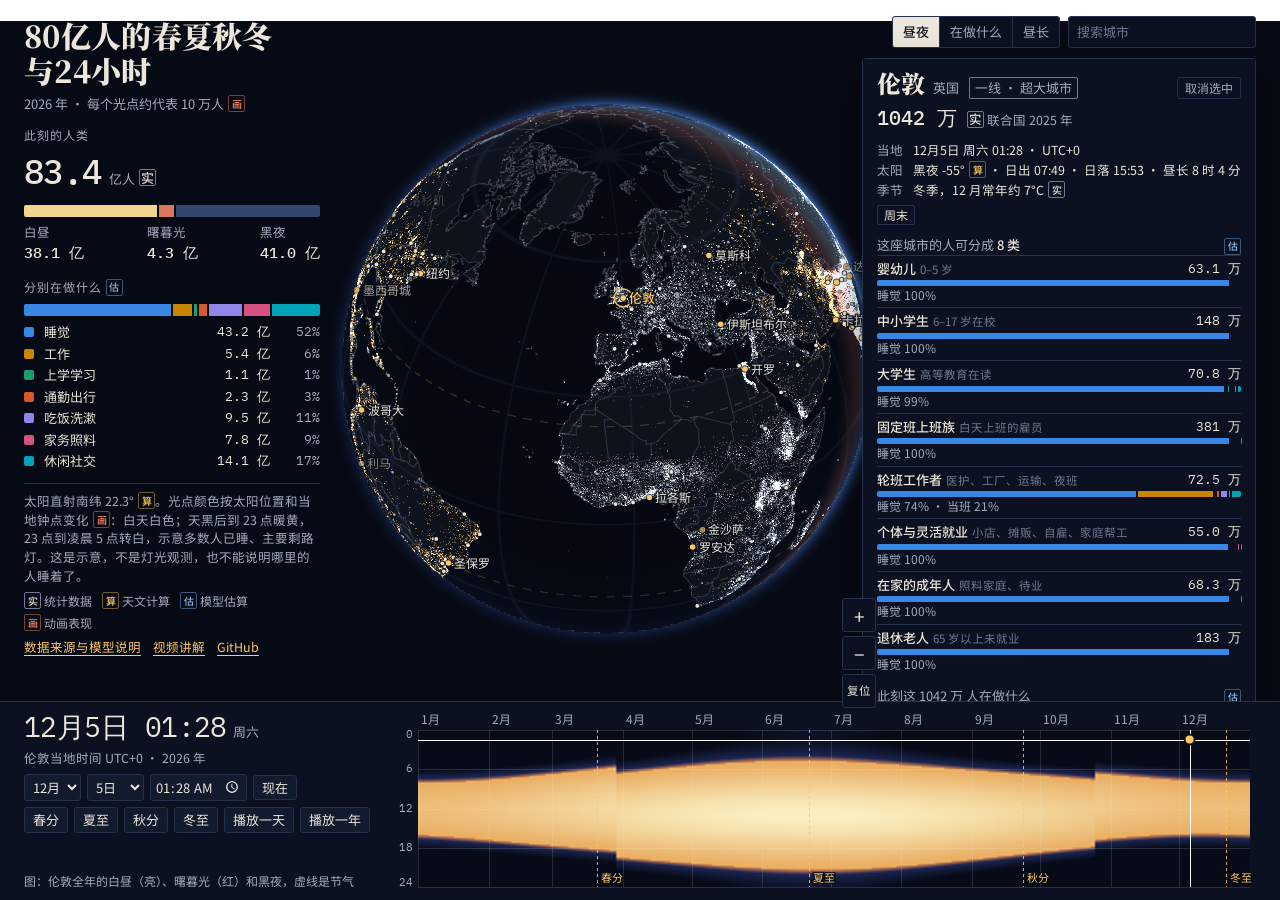
<file: index.html>
<!doctype html>
<html lang="zh-CN">
<head>
<meta charset="utf-8">
<meta name="viewport" content="width=device-width,initial-scale=1">
<title>80亿人的春夏秋冬与24小时</title>
<meta name="description" content="一颗可以拖动的地球仪：选一个日期和时刻，看全世界 441 座城市的人此刻分成几类、各在做什么。数据、天文计算、模型估算和动画分开标注。">
<meta property="og:title" content="80亿人的春夏秋冬与24小时">
<meta property="og:description" content="选一个日期和时刻，看全世界 441 座城市的人此刻分成几类、各在做什么。">
<meta property="og:type" content="website">
<meta property="og:url" content="https://wanglu2016.github.io/80yi-chunxiaqiudong/">
<meta property="og:image" content="https://wanglu2016.github.io/80yi-chunxiaqiudong/assets/og.jpg">
<meta name="twitter:card" content="summary_large_image">
<meta name="theme-color" content="#060a14">
<link rel="icon" href="assets/favicon.svg" type="image/svg+xml">
<link rel="stylesheet" href="assets/fonts.css">
<link rel="stylesheet" href="assets/style.css">
</head>
<body>
<div id="app">
  <div id="stage">
    <canvas id="gl" aria-hidden="true"></canvas>
    <canvas id="ov" role="img" aria-label="可拖动的地球仪。光点代表人口分布，亮面是此刻的白昼。拖动旋转，滚轮、双击或双指捏合缩放。把光标移到城市上查看详情，也可以用城市搜索框。"></canvas>
    <div id="zoomCtl" role="group" aria-label="缩放地球"><button id="zIn" type="button" aria-label="放大" title="放大（也可以滚轮、双击或双指捏合）">+</button><button id="zOut" type="button" aria-label="缩小" title="缩小">−</button><button id="zReset" type="button" aria-label="复位视角" title="复位视角">复位</button></div>
    <p id="nogl" hidden>这台设备无法显示三维地球。下面的时间控件、城市搜索和数据卡片仍然可以使用。</p>
  </div>
  <header id="head">
    <h1>80亿人的春夏秋冬<br>与24小时</h1>
    <p>2026 年 · 每个光点约代表 10 万人<span class="tag" data-k="画" title="光点位置按人口格网和城市人口分配，在格网内随机散布">画</span></p>
  </header>
  <section id="now" aria-label="此刻的人类"></section>
  <div id="top">
    <div id="modes" role="group" aria-label="地球仪主题">
      <button id="mDay" type="button" aria-pressed="true">昼夜</button>
      <button id="mAct" type="button" aria-pressed="false">在做什么</button>
      <button id="mLen" type="button" aria-pressed="false">昼长</button>
    </div>
    <input id="q" list="cityList" type="search" placeholder="搜索城市" aria-label="搜索城市" autocomplete="off">
    <datalist id="cityList"></datalist>
  </div>
  <aside id="card" aria-label="城市详情">
    <div id="cHint" hidden><h2>把光标移到城市上</h2><p>可以看到这座城市的人此刻分成几类，各在做什么。点一下可以固定卡片，时间轴也会换成当地时间。</p><div id="cQuick" class="ctl"></div></div>
    <div id="cBody">
    <div id="cHead"></div>
    <div class="sect" id="gTitle"></div>
    <div id="cGroups"></div>
    <div class="sect"><span id="cTitle"></span><span class="tag" data-k="估" title="由人群结构和作息模型估算，不是实测">估</span></div>
    <div class="bar" id="cBar" role="img" aria-label="城市活动比例"></div>
    <div class="rows" id="cRows"></div>
    <div class="sect"><span>这一天的节奏 <b id="ribDay"></b></span><span>当地时间</span></div>
    <div id="ribbonW"><canvas id="ribbon" role="img" aria-label="这座城市一天 24 小时的活动比例堆叠图"></canvas>
      <div id="ribAxis"><span>0</span><span>6</span><span>12</span><span>18</span><span>24 时</span></div>
      <div id="ribTip"></div></div>
    </div>
  </aside>
  <footer id="dock">
    <div id="when">
      <div id="clock"></div>
      <div id="zoneL"></div>
      <div class="ctl">
        <select id="sMonth" aria-label="月"></select>
        <select id="sDay" aria-label="日"></select>
        <input id="sTime" type="time" step="300" aria-label="时间">
        <button id="bNow" type="button">现在</button>
      </div>
      <div class="ctl" role="group" aria-label="季节和播放">
        <button id="j0" type="button">春分</button><button id="j1" type="button">夏至</button><button id="j2" type="button">秋分</button><button id="j3" type="button">冬至</button>
        <button id="pDay" type="button" aria-pressed="false">播放一天</button><button id="pYear" type="button" aria-pressed="false">播放一年</button>
      </div>
      <div id="chartCap"></div>
    </div>
    <div id="chartW"><canvas id="chart" tabindex="0" role="slider" aria-label="日期和时间。方向键左右改日期，上下改时间。" aria-valuetext=""></canvas><div id="chartTip" hidden></div></div>
  </footer>
  <dialog id="notes" aria-label="数据说明"></dialog>
</div>
<template id="notesT"><button id="closeNotes" type="button">关闭</button>
<div class="nw">
<h2>这张地球仪里，什么是真的，什么是估的</h2>
<p>页面里每个数字旁边都有一个小标记。同一屏里混着四种东西，读的时候要分开看。</p>
<div class="tw"><table>
<tr><th>标记</th><th>是什么</th><th>例子</th><th>可信程度</th></tr>
<tr><td><span class="tag" data-k="实">实</span></td><td>统计或观测数据</td><td>世界人口、城市人口、年龄结构、时区规则、公共假期、常年气温</td><td>有明确来源，但各有口径和年份</td></tr>
<tr><td><span class="tag" data-k="算">算</span></td><td>天文公式算出</td><td>太阳直射点、日出日落、昼长、太阳高度</td><td>和天文库对比，日出日落误差约 1 分钟内</td></tr>
<tr><td><span class="tag" data-k="估">估</span></td><td>模型估算</td><td>白昼人口、八类人的规模、各类人此刻在做什么</td><td>只能看大致比例，城市之间的细小差别没有意义</td></tr>
<tr><td><span class="tag" data-k="画">画</span></td><td>动画表现</td><td>光点的具体位置、光点颜色和明暗</td><td>不代表真实个人</td></tr>
</table></div>
<p>“昼夜”主题里，光点颜色是示意：白天白色；天黑后到当地 23 点暖黄，代表家里和街上的灯；23 点到凌晨 5 点转成白色，代表多数人已睡下、主要剩路灯；5 点后人们陆续起床，又转回暖色直到日出。这个规则按当地钟点切换，不来自灯光观测，也不能说明某个地方的人此刻睡没睡着。在“在做什么”主题下，每个光点按所在地的估算比例抽一种活动，用来显示比例，不是在追踪任何人。这里没有任何实时用户数据。</p>

<h3>八类人怎么算</h3>
<p>先用联合国 2026 年预测的全国年龄结构，分出 0–5 岁、6–17 岁、18–24 岁、25–64 岁和 65 岁以上。再用世界银行整理的就业率、15–64 岁劳动参与率、入学率和弱势就业比例，拆成婴幼儿、中小学生、大学生、固定班上班族、轮班工作者、个体与灵活就业、在家的成年人、退休老人。</p>
<ul>
<li>城市用的是所在国的结构，没有单独的城市年龄数据，所以东京和秋田在模型里年龄结构相同。</li>
<li>个体与灵活就业的比例，用“弱势就业”扣掉农业后估算，这样更接近城市。</li>
<li>雇员中 16% 算作轮班，取自美国劳工统计局 2017–2018 年非白天班的比例，各国通用。这是一个粗略假设。</li>
</ul>

<h3>一天怎么排</h3>
<p>每类人有几种典型的一天，比如工作日、休息日、早中晚三种轮班。每个环节的开始时间都有分散度，所以比例是平滑变化的。起床、就寝、上下班时间，美国、加拿大、西班牙、意大利、法国、英国、爱尔兰、丹麦来自时间利用调查，其他欧洲国家的就寝时间来自欧洲统一调查。其余地区按 18 种作息类型设定，是我根据公开资料做的假设。</p>
<p>通勤单程按城市大小和地区取 20 到 50 分钟左右。午饭、晚饭、上学时间同样是地区假设。</p>

<h3>季节怎样进入模型</h3>
<ul>
<li>昼夜：太阳位置逐分钟计算，夏令时按 2026 年规则切换。</li>
<li>睡眠：夜越长，模型里睡得越久。冬夏差约 30–60 分钟，依据手机通话间隙研究的量级。</li>
<li>午休：有午休习惯的地区，天气越热午休比例越高。</li>
<li>学校放假：按地区近似，不是每所学校的真实校历。</li>
<li>公共假期：按 2026 年各国法定假期。中国含调休上班日。伊斯兰节日日期为预估，实际以当地宣布为准。</li>
<li>斋月：穆斯林人口占多数的国家，一部分成年人切换到斋月作息，开斋时间跟随当地日落。比例是假设值。</li>
</ul>

<h3>模型和调查差多少</h3>
<p>下面是模型算出的平均每天小时数，和时间利用调查的对比。调查的年份、年龄范围和分类都不完全相同，这张表只用来判断量级。</p>
<div class="tw"><table><tr><th>对象</th><th>活动</th><th class="num">模型</th><th class="num">调查</th><th>调查来源</th></tr><tr><td>全球，全年龄</td><td>睡觉和躺床</td><td class="num">9.0</td><td class="num">9.1</td><td>The global human day</td></tr><tr><td>全球，全年龄</td><td>工作</td><td class="num">2.6</td><td class="num">2.6</td><td>The global human day</td></tr><tr><td>全球，全年龄</td><td>上学学习</td><td class="num">1.1</td><td class="num">1.1</td><td>The global human day</td></tr><tr><td>美国，15 岁以上</td><td>睡觉</td><td class="num">8.7</td><td class="num">9.0</td><td>ATUS 2025</td></tr><tr><td>美国，15 岁以上</td><td>休闲</td><td class="num">6.1</td><td class="num">5.2</td><td>ATUS 2025</td></tr><tr><td>中国，成年人</td><td>睡觉+吃饭洗漱</td><td class="num">11.2</td><td class="num">11.9</td><td>2018 调查，生理必需活动</td></tr><tr><td>中国，成年人</td><td>工作</td><td class="num">3.7</td><td class="num">4.4</td><td>2018 调查</td></tr><tr><td>中国，成年人</td><td>家务照料</td><td class="num">2.5</td><td class="num">2.7</td><td>2018 调查，无酬劳动</td></tr><tr><td>日本，15–64 岁</td><td>工作、学习和通勤</td><td class="num">6.1</td><td class="num">6.1</td><td>OECD / JILPT，2021</td></tr><tr><td>韩国，15–64 岁</td><td>工作、学习和通勤</td><td class="num">5.6</td><td class="num">5.7</td><td>OECD / JILPT，2014</td></tr><tr><td>德国，15–64 岁</td><td>工作、学习和通勤</td><td class="num">4.9</td><td class="num">4.1</td><td>OECD / JILPT，2012/13</td></tr><tr><td>法国，15–64 岁</td><td>工作、学习和通勤</td><td class="num">4.8</td><td class="num">3.4</td><td>OECD / JILPT，2009/10</td></tr></table></div>
<p>模型的休闲时间普遍偏多约 1 小时，部分原因是调查里单列的个人护理、等待和其他杂项，在模型里归到了休闲。</p>

<h3>城市怎么选</h3>
<p>共 441 座城市，覆盖 199 个国家和地区。联合国 2025 年列出的 33 座千万人口城市全部入选，人口 500 万以上的 49 座也全部入选，其他城市按国家人口选代表。</p>
<p>分线按页面显示的人口：一线 1000 万以上，二线 300–1000 万，三线 100–300 万，四线 100 万以下。这是本页为了全球比较用的规则，不同于中国常说的城市分线。</p>
<p>口径要注意。联合国这版按连续的高密度建成区统计，所以雅加达有 4191 万，而重庆只有 707 万，都和行政辖区人口差别很大。没有进入联合国 500 万以上名单的城市，用 Natural Earth 汇编的都市区人口，年份不一，部分明显偏旧。两种口径的数字不宜直接比较。</p>

<h3>这张图不能回答什么</h3>
<ul>
<li>模型描述常态的一天。战争、灾害、停电、大型活动都不在其中，所以它对正在经历危机的城市是错的。</li>
<li>农村人口、农业季节和流动人口的节奏没有细分。全球统计把所有人都放进同一套模型。</li>
<li>世界人口取联合国 2024 版预测。人口网格只用来分配空间位置，总量按各国 2026 年人口校正。</li>
<li>87 座城市附近没有合适的气温数据，卡片上会直接说明。其他城市的气温是常年月均值，不是当天天气。</li>
</ul>

<h3>数据来源</h3>
<ul>
<li><a href="https://population.un.org/wpp/" target="_blank" rel="noopener">联合国《世界人口展望 2024》</a>，经 <a href="https://github.com/PPgp/wpp2024" target="_blank" rel="noopener">wpp2024 数据包</a>取 2026 年分年龄人口</li>
<li><a href="https://www.un.org/development/desa/pd/sites/www.un.org.development.desa.pd/files/undesa_pd_2025_data-booklet_world_cities_in_2025.pdf" target="_blank" rel="noopener">联合国《世界城市 2025》数据手册</a>（World Urbanization Prospects 2025）</li>
<li><a href="https://www.naturalearthdata.com/" target="_blank" rel="noopener">Natural Earth</a> 城市、国界和陆地，<a href="https://www.geonames.org/" target="_blank" rel="noopener">GeoNames</a> 城镇</li>
<li><a href="https://github.com/apache/echarts-examples" target="_blank" rel="noopener">ECharts GL 示例</a>附带的 0.5° 人口密度网格。原始年份未标注，这里只用相对分布</li>
<li><a href="https://github.com/open-numbers/ddf--open_numbers--world_development_indicators" target="_blank" rel="noopener">世界发展指标</a>（Gapminder 整理版）：就业、劳动参与、弱势就业、入学率</li>
<li><a href="https://arxiv.org/pdf/1707.09803" target="_blank" rel="noopener">Martín-Olalla 2018</a>：各国起床、就寝、上下班时间</li>
<li><a href="https://pmc.ncbi.nlm.nih.gov/articles/PMC5587566" target="_blank" rel="noopener">Monsivais 等 2017</a>：季节和纬度对休息时段的影响</li>
<li><a href="https://www.bls.gov/news.release/atus.nr0.htm" target="_blank" rel="noopener">美国时间利用调查 2025</a>，<a href="https://www.jil.go.jp/kokunai/statistics/databook/2026/09/d2026_9T-10.pdf" target="_blank" rel="noopener">JILPT 整理的 OECD 时间利用数据</a>，<a href="https://www.bjreview.com/Current_Issue/Editor_Choice/201902/t20190218_800156831.html" target="_blank" rel="noopener">中国 2018 年时间利用调查</a>，<a href="https://cordis.europa.eu/article/id/446670-what-do-8-billion-people-do-on-an-average-day" target="_blank" rel="noopener">The global human day</a></li>
<li><a href="https://www.bls.gov/news.release/archives/flex2_09242019.htm" target="_blank" rel="noopener">美国劳工统计局 2017–2018 工作时间安排</a></li>
<li><a href="https://en.wikipedia.org/wiki/List_of_cities_by_average_temperature" target="_blank" rel="noopener">维基百科城市平均气温表</a>和 <a href="https://climatestotravel.com/temperatures/united-states" target="_blank" rel="noopener">Climates to Travel</a>：常年月均气温</li>
<li><a href="https://pypi.org/project/holidays/" target="_blank" rel="noopener">holidays</a>：2026 年公共假期；<a href="https://www.iana.org/time-zones" target="_blank" rel="noopener">IANA 时区库</a>；<a href="https://pypi.org/project/timezonefinder/" target="_blank" rel="noopener">timezonefinder</a></li>
</ul>
</div>
</template>
<script src="assets/data.js"></script>
<script src="assets/model.js"></script>
<script src="assets/app.js"></script>
</body>
</html>
</file>
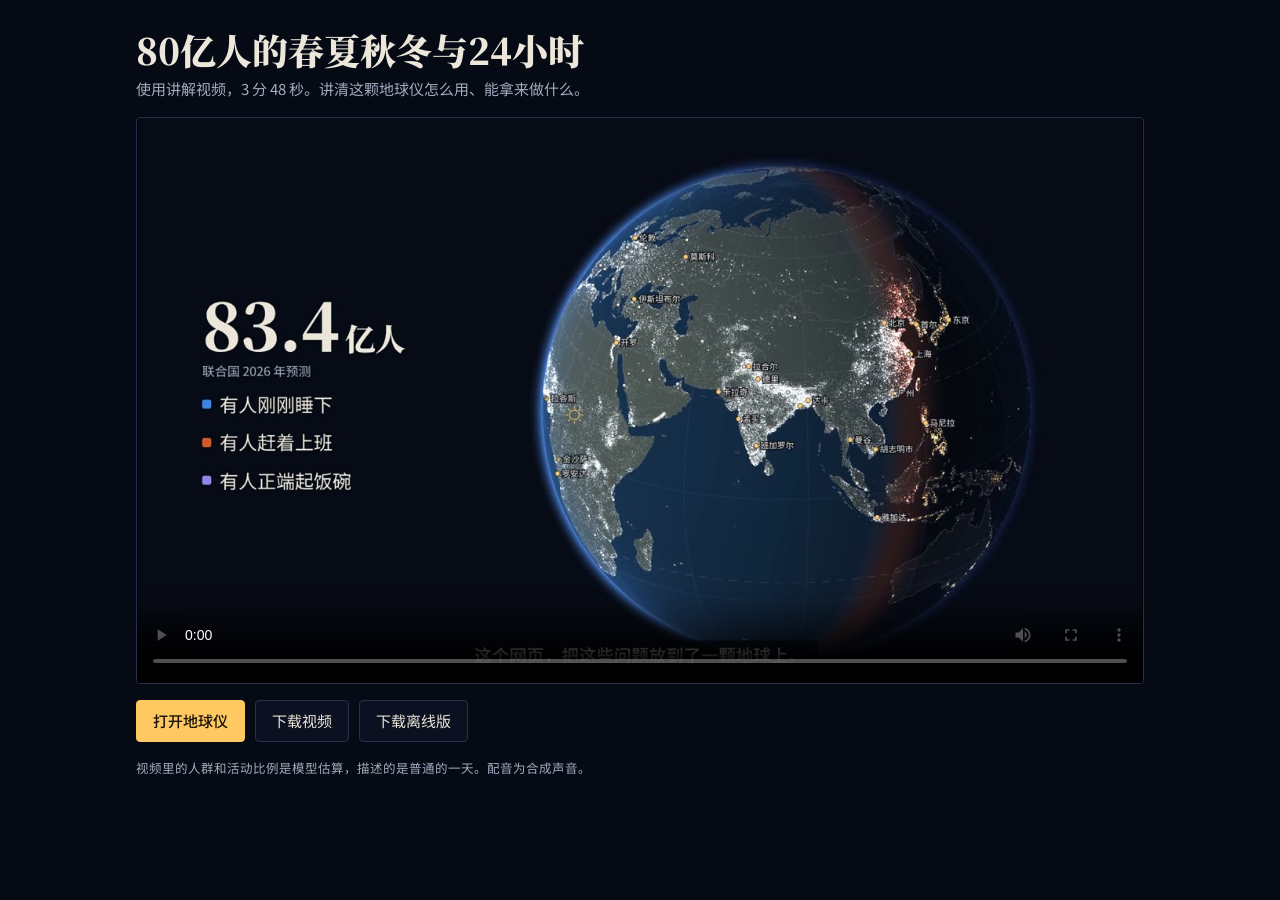
<file: video.html>
<!doctype html>
<html lang="zh-CN">
<head>
<meta charset="utf-8">
<meta name="viewport" content="width=device-width,initial-scale=1">
<title>使用讲解视频 · 80亿人的春夏秋冬与24小时</title>
<meta name="description" content="3 分 48 秒讲清这颗地球仪怎么用、能拿来做什么。">
<meta property="og:title" content="80亿人的春夏秋冬与24小时：使用讲解">
<meta property="og:description" content="3 分 48 秒讲清这颗地球仪怎么用、能拿来做什么。">
<meta property="og:type" content="video.other">
<meta property="og:image" content="https://wanglu2016.github.io/80yi-chunxiaqiudong/assets/poster.jpg">
<meta name="theme-color" content="#060a14">
<link rel="icon" href="assets/favicon.svg" type="image/svg+xml">
<link rel="stylesheet" href="assets/fonts.css">
<style>
:root{color-scheme:dark;--space:#060a14;--panel:#0b1120;--rule:#26314b;--paper:#ece7da;--mute:#a3acbf;--sun:#ffc861}
*,*::before,*::after{box-sizing:border-box}
html{height:100%}
body{margin:0;min-height:100%;background:var(--space);color:var(--paper);font-family:"Noto Sans SC","PingFang SC","Hiragino Sans GB","Microsoft YaHei","Noto Sans CJK SC",sans-serif;font-size:15px;line-height:1.6}
main{width:min(1040px,100%);margin:0 auto;padding-block:28px 40px;padding-left:max(16px,env(safe-area-inset-left,0px));padding-right:max(16px,env(safe-area-inset-right,0px))}
h1{font-family:"Noto Serif SC","Songti SC","Noto Serif CJK SC",serif;font-weight:900;font-size:clamp(25px,4.4vw,36px);line-height:1.2;margin:0 0 6px;text-wrap:balance}
p{margin:0 0 16px;color:var(--mute);max-width:66ch}
video{display:block;width:100%;aspect-ratio:16/9;background:#000;border:1px solid var(--rule);border-radius:4px}
.acts{display:flex;flex-wrap:wrap;gap:10px;margin-top:16px}
.acts a{display:inline-block;padding:8px 16px;border:1px solid var(--rule);border-radius:4px;background:var(--panel);color:var(--paper);text-decoration:none}
.acts a:first-child{background:var(--sun);border-color:var(--sun);color:#17120a;font-weight:500}
.acts a:hover{border-color:var(--sun)}
:focus-visible{outline:2px solid var(--sun);outline-offset:2px}
small{display:block;margin-top:16px;color:var(--mute);max-width:66ch}
</style>
</head>
<body>
<main>
<h1>80亿人的春夏秋冬与24小时</h1>
<p>使用讲解视频，3 分 48 秒。讲清这颗地球仪怎么用、能拿来做什么。</p>
<video controls playsinline preload="metadata" poster="assets/poster.jpg">
<source src="video/80yi-chunxiaqiudong-guide.mp4" type="video/mp4">
你的浏览器无法播放这个视频，可以用下面的按钮下载观看。
</video>
<div class="acts">
<a href="./">打开地球仪</a>
<a href="https://github.com/wanglu2016/80yi-chunxiaqiudong/raw/main/video/80yi-chunxiaqiudong-guide.mp4">下载视频</a>
<a href="https://github.com/wanglu2016/80yi-chunxiaqiudong/raw/main/download/80yi-chunxiaqiudong-site.zip">下载离线版</a>
</div>
<small>视频里的人群和活动比例是模型估算，描述的是普通的一天。配音为合成声音。</small>
</main>
</body>
</html>
</file>
<file: assets/fonts.css>
@font-face{font-family:"Noto Sans SC";font-weight:400;font-display:swap;src:url(fonts/noto-sans-sc-400.woff2) format("woff2")}
@font-face{font-family:"Noto Sans SC";font-weight:500 700;font-display:swap;src:url(fonts/noto-sans-sc-500.woff2) format("woff2")}
@font-face{font-family:"Noto Serif SC";font-weight:600 900;font-display:swap;src:url(fonts/noto-serif-sc-900.woff2) format("woff2")}
@font-face{font-family:"IBM Plex Mono";font-weight:400;font-display:swap;src:url(fonts/ibm-plex-mono-400.woff2) format("woff2")}
@font-face{font-family:"IBM Plex Mono";font-weight:500;font-display:swap;src:url(fonts/ibm-plex-mono-500.woff2) format("woff2")}
</file>
<file: assets/style.css>
/* Layout: the globe fills the room; time runs along the floor as a year-by-day sun chart; one lit card names a city. */
:root{
  color-scheme:dark;
  --space:#060a14; --panel:#0b1120; --panel-2:#121a2e; --rule:#26314b;
  --paper:#ece7da; --mute:#a3acbf; --faint:#6f7a92;
  --sun:#ffc861; --dusk:#ff8a6b; --sky:#8dbbea;
  --a0:#3987e5; --a1:#c98500; --a2:#199e70; --a3:#d95926; --a4:#9085e9; --a5:#d55181; --a6:#00a3b8;
  --serif:"Noto Serif SC","Songti SC","Noto Serif CJK SC","STSong",serif;
  --sans:"Noto Sans SC","PingFang SC","Hiragino Sans GB","Microsoft YaHei","Noto Sans CJK SC",sans-serif;
  --mono:"IBM Plex Mono","SFMono-Regular",Menlo,Consolas,"Noto Sans CJK SC",monospace;
  --dock:178px;
}
html,body{height:100%}
body{margin:0}
img{max-width:100%}
[hidden]{display:none!important}
body{background:var(--space);color:var(--paper);font-family:var(--sans);font-size:14px;line-height:1.5;-webkit-font-smoothing:antialiased;overflow:hidden}
button,select,input{font:inherit;color:inherit}
:focus-visible{outline:2px solid var(--sun);outline-offset:2px}
#app{position:relative;height:100%;overflow:hidden}
#stage{position:absolute;inset:0 0 var(--dock) 0}
#gl,#ov{position:absolute;inset:0;width:100%;height:100%;display:block}
#gl{background:var(--space)}
#ov{cursor:grab;touch-action:none}
#ov.drag{cursor:grabbing}
#ov.hit{cursor:pointer}
#zoomCtl{position:absolute;right:404px;bottom:14px;display:flex;flex-direction:column;gap:4px;z-index:2}
#zoomCtl button{width:34px;height:34px;padding:0;background:var(--panel);border:1px solid var(--rule);border-radius:3px;color:var(--paper);font-size:19px;line-height:1;cursor:pointer}
#zoomCtl button:hover{border-color:var(--sun)}
#zoomCtl #zReset{font-size:11.5px}
#head{position:absolute;left:max(24px,env(safe-area-inset-left,0px));top:18px;width:330px;pointer-events:none}
h1{font-family:var(--serif);font-weight:900;font-size:30px;line-height:1.16;letter-spacing:.01em;margin:0;text-wrap:balance}
#head p{margin:6px 0 0;color:var(--mute);font-size:13px}
#now{position:absolute;left:max(24px,env(safe-area-inset-left,0px));top:126px;width:296px;max-height:calc(100% - var(--dock) - 136px);overflow:auto;scrollbar-width:thin}
.eyebrow{font-size:12px;color:var(--mute);letter-spacing:.08em}
.tally{display:flex;align-items:baseline;gap:8px;margin-top:2px}
.tally b{font-family:var(--mono);font-size:34px;font-weight:500;letter-spacing:-.02em;font-variant-numeric:tabular-nums}
.tally span{color:var(--mute);font-size:13px}
.tag{display:inline-grid;place-items:center;width:15px;height:15px;font-size:10px;line-height:1;border:1px solid var(--rule);color:var(--mute);border-radius:2px;margin-left:4px;vertical-align:1px;font-weight:500;background:none;padding:0;cursor:help}
.tag[data-k="实"]{color:var(--paper);border-color:var(--faint)}
.tag[data-k="算"]{color:var(--sun);border-color:#6d5a30}
.tag[data-k="估"]{color:var(--sky);border-color:#3a5678}
.tag[data-k="画"]{color:var(--dusk);border-color:#74443a}
.bar{display:flex;gap:2px;height:12px;margin:8px 0 6px;background:none}
.bar i{display:block;height:100%;min-width:0}
.bar i:first-child{border-radius:2px 0 0 2px}.bar i:last-child{border-radius:0 2px 2px 0}
.split{display:grid;grid-template-columns:repeat(3,auto);justify-content:space-between;gap:2px 8px;font-size:12.5px;color:var(--mute)}
.split b{display:block;color:var(--paper);font-family:var(--mono);font-weight:500;font-size:15px;font-variant-numeric:tabular-nums}
.rows{display:grid;grid-template-columns:12px 1fr auto auto;gap:2px 8px;align-items:center;font-size:13px;margin-top:4px}
.rows i{width:10px;height:10px;border-radius:2px}
.rows .v{font-family:var(--mono);font-variant-numeric:tabular-nums;color:var(--paper);text-align:right}
.rows .p{font-family:var(--mono);font-variant-numeric:tabular-nums;color:var(--mute);text-align:right;min-width:3.2em}
.block{margin-top:14px}
.warn{margin-top:12px;font-size:12.5px;color:var(--mute);border-top:1px solid var(--rule);padding-top:8px}
.key{display:flex;flex-wrap:wrap;gap:4px 10px;font-size:12px;color:var(--mute);margin-top:6px}
.key .tag{margin:0 3px 0 0}
  .more{display:flex;flex-wrap:wrap;gap:4px 12px;margin-top:6px;font-size:12.5px}
.more a{color:var(--sun);text-underline-offset:3px}
#linkNotes{background:none;border:0;padding:0;color:var(--sun);text-decoration:underline;text-underline-offset:3px;cursor:pointer;font-size:12.5px}
#top{position:absolute;right:max(24px,env(safe-area-inset-right,0px));top:16px;width:364px;display:flex;gap:8px;align-items:center}
#modes{display:flex;border:1px solid var(--rule);border-radius:3px;overflow:hidden;background:var(--panel)}
#modes button{background:none;border:0;padding:5px 10px;color:var(--mute);cursor:pointer;font-size:13px;white-space:nowrap}
#modes button+button{border-left:1px solid var(--rule)}
#modes button[aria-pressed="true"]{background:var(--paper);color:#10141f;font-weight:500}
#q{flex:1;min-width:0;background:var(--panel);border:1px solid var(--rule);border-radius:3px;padding:5px 8px;font-size:13px}
#q::placeholder{color:var(--faint)}
#card{position:absolute;right:max(24px,env(safe-area-inset-right,0px));top:58px;width:364px;max-height:calc(100% - var(--dock) - 68px);overflow:auto;background:var(--panel);border:1px solid var(--rule);border-radius:4px;padding:10px 14px;scrollbar-width:thin;box-shadow:0 18px 40px rgb(0 0 0 / .45)}
.cname{display:flex;align-items:baseline;gap:8px;flex-wrap:wrap}
.cname h2{font-family:var(--serif);font-weight:900;font-size:24px;margin:0;line-height:1.15}
.cname span{color:var(--mute);font-size:13px}
.cname button{margin-left:auto;background:none;border:1px solid var(--rule);border-radius:3px;color:var(--mute);padding:0 7px;cursor:pointer;font-size:12px;line-height:20px}
.tier{display:inline-block;border:1px solid var(--faint);border-radius:2px;padding:0 5px;font-size:12px;color:var(--paper);margin-left:2px}
.cpop{display:flex;align-items:baseline;gap:6px;margin-top:4px;flex-wrap:wrap}
.cpop b{font-family:var(--mono);font-weight:500;font-size:20px;font-variant-numeric:tabular-nums}
.cpop span{color:var(--mute);font-size:12.5px}
.facts{display:grid;grid-template-columns:auto 1fr;gap:1px 10px;margin:8px 0 0;font-size:12.5px}
.facts dt{color:var(--mute)}.facts dd{margin:0;font-variant-numeric:tabular-nums}
.chips{display:flex;flex-wrap:wrap;gap:4px;margin-top:6px}
.chip{font-size:12px;border:1px solid var(--rule);border-radius:2px;padding:0 6px;color:var(--paper)}
.chip.on{border-color:var(--sun);color:var(--sun)}
.sect{margin-top:10px;font-size:13px;color:var(--mute);display:flex;justify-content:space-between;gap:8px;align-items:baseline}
.sect b{color:var(--paper);font-weight:500}
#ribbonW{position:relative;margin-top:6px}
#ribbon{display:block;width:100%;height:74px;cursor:crosshair}
#ribAxis{display:flex;justify-content:space-between;font-family:var(--mono);font-size:11px;color:var(--faint);margin-top:2px}
#ribTip{font-size:12px;color:var(--mute);min-height:18px;margin-top:2px;font-variant-numeric:tabular-nums}
.grp{display:grid;grid-template-columns:1fr auto;gap:0 8px;padding:3px 0 4px;border-top:1px solid var(--rule);font-size:13px}
.grp b{font-weight:500}
.grp small{color:var(--faint);font-size:11.5px;margin-left:4px}
.grp .n{font-family:var(--mono);font-variant-numeric:tabular-nums;color:var(--paper)}
.grp .bar{grid-column:1/-1;height:6px;margin:2px 0 1px}
.grp .say{grid-column:1/-1;color:var(--mute);font-size:12px;line-height:1.35}
#dock{position:absolute;left:0;right:0;bottom:0;height:var(--dock);background:var(--panel);border-top:1px solid var(--rule);display:grid;grid-template-columns:348px 1fr;gap:16px;padding-block:10px;padding-left:max(24px,env(safe-area-inset-left,0px));padding-right:max(24px,env(safe-area-inset-right,0px))}
#when{display:flex;flex-direction:column;gap:6px;min-width:0}
#clock{font-family:var(--mono);font-size:28px;line-height:1.1;font-variant-numeric:tabular-nums;letter-spacing:-.02em}
#clock small{font-family:var(--sans);font-size:13px;color:var(--mute);letter-spacing:0;margin-left:6px}
#zoneL{font-size:12.5px;color:var(--mute)}
#chartCap{font-size:12px;color:var(--mute);margin-top:auto}
.ctl{display:flex;gap:6px;align-items:center;flex-wrap:wrap}
.ctl select,.ctl input[type=time]{background:var(--panel-2);border:1px solid var(--rule);border-radius:3px;padding:2px 4px;font-size:13px}
.ctl button{background:var(--panel-2);border:1px solid var(--rule);border-radius:3px;padding:2px 8px;cursor:pointer;font-size:13px}
.ctl button:hover{border-color:var(--sun)}
.ctl button[aria-pressed="true"]{background:var(--sun);color:#17120a;border-color:var(--sun)}
#chartW{position:relative;min-width:0;min-height:0;overflow:hidden}
#chart{position:absolute;inset:0;width:100%;height:100%;cursor:crosshair;touch-action:none}
#chartTip{position:absolute;pointer-events:none;background:var(--paper);color:#10141f;font-size:12px;padding:1px 6px;border-radius:2px;white-space:nowrap;font-variant-numeric:tabular-nums;transform:translate(-50%,-130%)}
#nogl{position:absolute;left:50%;top:40%;transform:translateX(-50%);color:var(--mute);max-width:320px;text-align:center}
#notes{background:var(--panel);color:var(--paper);border:1px solid var(--rule);border-radius:4px;width:min(780px,calc(100vw - 32px));max-height:calc(100dvh - 48px);padding:0}
#notes::backdrop{background:rgb(3 6 12 / .72)}
.nw{padding:22px 26px 28px}
#notes h2{font-family:var(--serif);font-size:24px;font-weight:900;margin:0 0 6px}
#notes h3{font-family:var(--serif);font-size:17px;margin:22px 0 6px}
#notes p,#notes li{color:#cfd3dc;font-size:14px;max-width:66ch}
#notes ul{padding-left:18px;margin:6px 0}
#notes a{color:var(--sky)}
#notes table{border-collapse:collapse;width:100%;font-size:13px;margin-top:6px}
#notes th,#notes td{border-bottom:1px solid var(--rule);padding:4px 8px 4px 0;text-align:left;vertical-align:top}
#notes th{color:var(--mute);font-weight:500;white-space:nowrap}
#cHint h2{font-family:var(--serif);font-weight:900;font-size:20px;margin:0 0 4px}
#cHint p{margin:0 0 10px;color:var(--mute);font-size:13px}
#notes td.num,#notes th.num{text-align:right;font-family:var(--mono);font-variant-numeric:tabular-nums}
.tw{overflow-x:auto}
#closeNotes{position:sticky;top:10px;float:right;margin:10px 10px 0 0;background:var(--panel-2);border:1px solid var(--rule);color:var(--paper);border-radius:3px;padding:2px 10px;cursor:pointer}
@media (max-width:1180px){
  :root{--dock:auto}
  body{overflow:auto}
  #app{height:auto;overflow:visible;display:flex;flex-direction:column;gap:14px;padding-block:14px 28px;padding-left:max(16px,env(safe-area-inset-left,0px));padding-right:max(16px,env(safe-area-inset-right,0px))}
  #head,#now,#top,#card,#dock,#stage{position:static;width:auto;max-height:none}
  #head{order:1;pointer-events:auto}
  h1{font-size:25px}
  #top{order:2;flex-wrap:wrap}
  #modes{flex:1 1 100%}#modes button{flex:1}
  #stage{order:3;position:relative;height:min(92vw,520px);margin-left:calc(-1*max(16px,env(safe-area-inset-left,0px)));margin-right:calc(-1*max(16px,env(safe-area-inset-right,0px)))}
  #zoomCtl{right:max(12px,env(safe-area-inset-right,0px));bottom:12px}
  #dock{order:4;display:flex;flex-direction:column;height:auto;background:none;border:0;padding:0;gap:10px}
  #chartW{height:170px}
  #card{order:5;overflow:visible;box-shadow:none}
  #now{order:6;overflow:visible}
  .nw{padding:16px}
}
</file>
